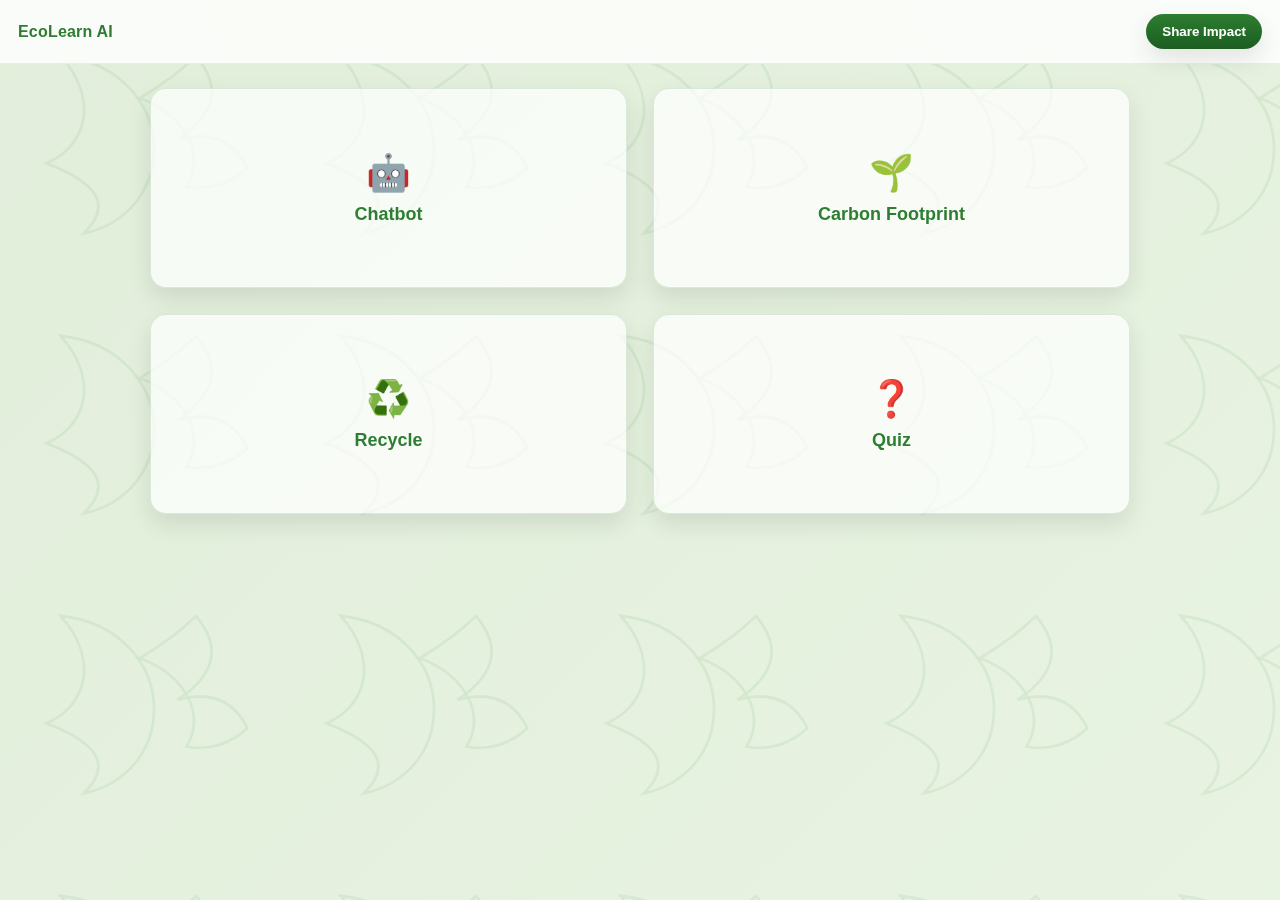
<file: index.html>
<!DOCTYPE html>
<html lang="en">
<head>
    <meta charset="UTF-8">
    <meta name="viewport" content="width=device-width, initial-scale=1.0">
    <title>EcoLearn AI - Sustainable Learning Platform</title>
    <link rel="manifest" href="/manifest.json">
    <meta name="theme-color" content="#34a853">
    <link rel="icon" href="/icons/icon-192.png">
    <!-- Internal styles for Home page -->
    <style>
        :root {
            --eco-green: #2E7D32;
            --eco-green-600: #1b5e20;
            --earth-bg: #F1F8E9;
            --shadow: 0 10px 24px rgba(0,0,0,0.10);
            --radius: 16px;
            --transition: 200ms ease;
        }

        * { box-sizing: border-box; }
        html, body { height: 100%; }
        body {
            margin: 0;
            font-family: Poppins, Arial, sans-serif;
            color: #1f2a24;
            background: linear-gradient(135deg, rgba(46,125,50,0.08), rgba(165,214,167,0.12)) , var(--earth-bg);
            position: relative;
            overflow-x: hidden;
        }
        /* Subtle leaf background pattern */
        body::before {
            content: "";
            position: fixed;
            inset: 0;
            pointer-events: none;
            background-image: url("data:image/svg+xml,%3Csvg xmlns='http://www.w3.org/2000/svg' width='120' height='120' viewBox='0 0 120 120'%3E%3Cg fill='none' stroke='%2390c290' stroke-opacity='0.25' stroke-width='1.2'%3E%3Cpath d='M20 70c18-8 22-28 6-46 22 2 40 18 40 40 0 18-12 32-30 36 10-10 10-20-16-30z'/%3E%3Cpath d='M84 24c10 12 10 24-8 36 14-4 24 0 30 12-6 6-16 10-26 8 8-14 0-30-20-38 10-6 18-12 24-18z'/%3E%3C/g%3E%3C/svg%3E");
            background-size: 280px 280px;
            opacity: 0.7;
        }

        .header {
            background: #ffffffcc;
            backdrop-filter: blur(8px);
            display: flex;
            align-items: center;
            justify-content: space-between;
            padding: 14px 18px;
            border-bottom: 1px solid #e6f0ea;
            position: sticky; top: 0; z-index: 10;
        }
        .logo { display: flex; align-items: center; gap: 10px; }
        .logo-img { width: 32px; height: 32px; object-fit: contain; }
        .logo-text { font-weight: 800; color: var(--eco-green); letter-spacing: .2px; }
        .share-btn {
            border: 0; border-radius: 999px; padding: 10px 16px; font-weight: 700; color: #fff; cursor: pointer;
            background: linear-gradient(180deg, var(--eco-green), var(--eco-green-600));
            box-shadow: var(--shadow);
            transition: transform var(--transition), box-shadow var(--transition);
        }
        .share-btn:hover { transform: translateY(-2px); box-shadow: 0 16px 32px rgba(46,125,50,0.18); }

        .main { padding: 24px; display: flex; justify-content: center; }
        .feature-grid {
            display: grid;
            grid-template-columns: repeat(2, minmax(220px, 1fr));
            gap: 26px;
            width: 100%;
            max-width: 980px; /* wider so cards are bigger while centered */
            margin: 0 auto;
        }

        .feature-btn {
            display: flex; flex-direction: column; align-items: center; justify-content: center; gap: 10px;
            text-decoration: none; color: #184a1d; background: #ffffffb8;
            border: 1px solid rgba(46,125,50,0.15);
            border-radius: var(--radius);
            padding: 28px 22px; min-height: 200px; /* larger buttons */
            box-shadow: var(--shadow);
            transform: translateZ(0) scale(1);
            transition: transform var(--transition), box-shadow var(--transition), border-color var(--transition), background var(--transition);
        }
        .feature-btn .feature-icon { font-size: 36px; }
        .feature-btn .feature-text { font-weight: 800; color: var(--eco-green); font-size: 18px; }
        .feature-btn:hover { transform: scale(1.04); box-shadow: 0 20px 34px rgba(0,0,0,0.16); border-color: rgba(46,125,50,0.35); background: #fff; }
        .feature-btn:active { transform: scale(0.99); }

        /* Responsive tweaks */
        @media (max-width: 768px) {
            .main { padding: 16px; }
            .feature-btn { min-height: 104px; padding: 18px 14px; }
        }
        @media (max-width: 600px) {
            .feature-grid { grid-template-columns: 1fr; max-width: 420px; }
        }
        @media (max-width: 480px) {
            .logo-text { font-size: 1.1rem; }
            .share-btn { padding: 8px 12px; font-size: 0.9rem; }
        }
    </style>
    <link rel="manifest" href="manifest.json">
    <meta name="theme-color" content="#2ecc71">
</head>
<body>
    <header class="header">
        <div class="logo">
            <span class="logo-text">EcoLearn AI</span>
        </div>
        <button class="share-btn" onclick="location.href='share.html?auto=1'">Share Impact</button>
    </header>

    <main class="main">
        <div class="feature-grid">
            <a href="chat.html" class="feature-btn" id="chatbot">
                <span class="feature-icon">🤖</span>
                <span class="feature-text">Chatbot</span>
            </a>
            <a href="carbon.html" class="feature-btn" id="carbon-footprint">
                <span class="feature-icon">🌱</span>
                <span class="feature-text">Carbon Footprint</span>
            </a>
            <a href="recycle.html" class="feature-btn" id="recycle">
                <span class="feature-icon">♻️</span>
                <span class="feature-text">Recycle</span>
            </a>
            <a href="quiz.html" class="feature-btn" id="quiz">
                <span class="feature-icon">❓</span>
                <span class="feature-text">Quiz</span>
            </a>
        </div>
    </main>

    <script>
        if ("serviceWorker" in navigator) {
          navigator.serviceWorker.register("/sw.js")
            .then(() => console.log("✅ Service Worker registered"))
            .catch(err => console.log("⚠️ SW error:", err));
        }
    </script>
    <script src="app.js"></script>
</body>
</html>
</file>
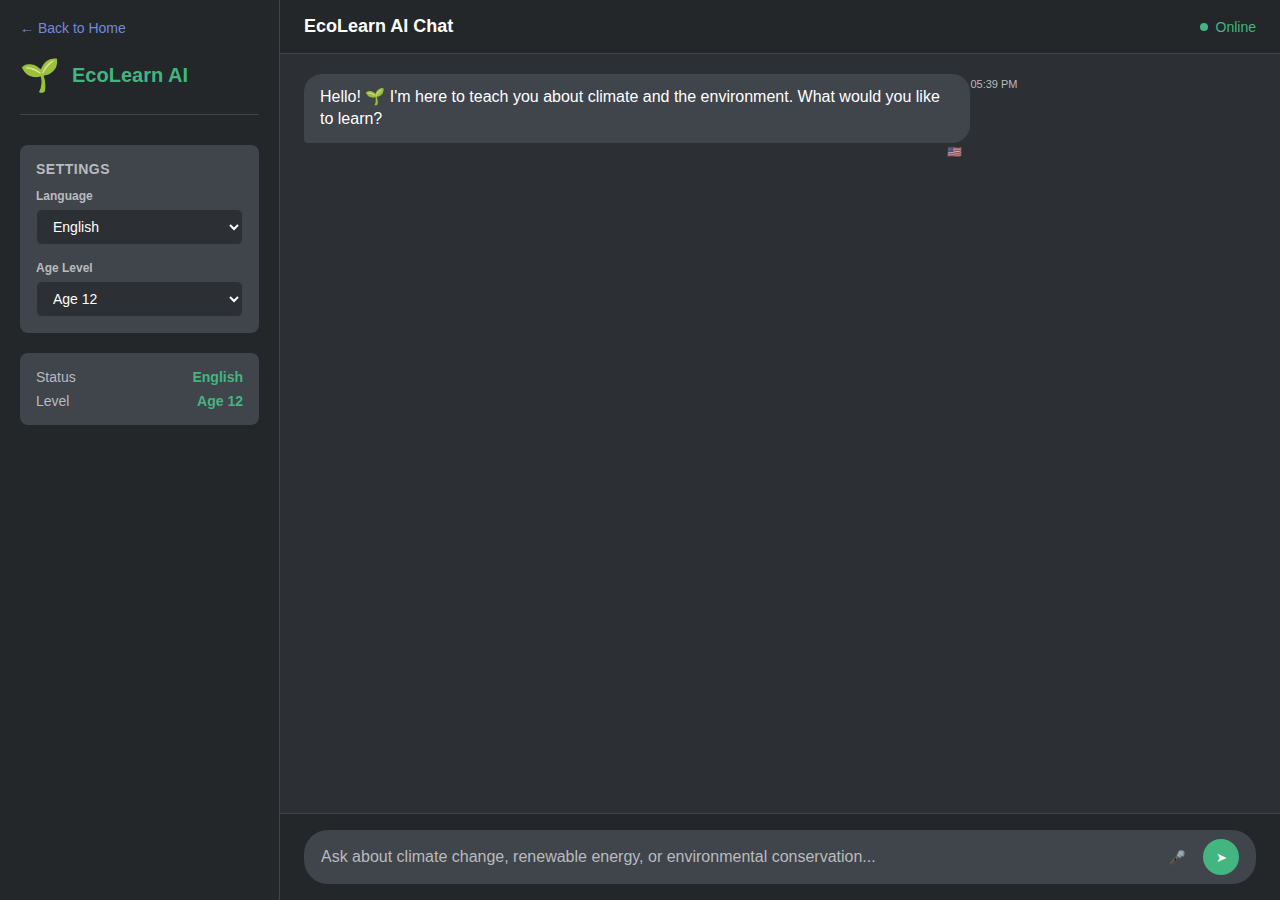
<file: chat.html>
<!doctype html>
<html lang="en">
<head>
  <meta charset="utf-8" />
  <meta name="viewport" content="width=device-width, initial-scale=1" />
  <title>EcoLearn AI — Chatbot</title>
  <style>
    * {
      margin: 0;
      padding: 0;
      box-sizing: border-box;
    }

     body {
       font-family: 'Segoe UI', Tahoma, Geneva, Verdana, sans-serif;
       background: #2C2F33;
       color: #ffffff;
       height: 100vh;
       overflow: hidden;
       -webkit-overflow-scrolling: touch;
     }

    .chat-container {
      display: flex;
      height: 100vh;
    }

    /* Left Sidebar */
    .sidebar {
      width: 280px;
      background: #23272A;
      border-right: 1px solid #40444B;
      display: flex;
      flex-direction: column;
      padding: 20px;
    }

    .logo {
      display: flex;
      align-items: center;
      gap: 12px;
      margin-bottom: 30px;
      padding-bottom: 20px;
      border-bottom: 1px solid #40444B;
    }

    .logo-icon {
      font-size: 32px;
    }

    .logo-text {
      font-size: 20px;
      font-weight: 700;
      color: #43B581;
    }

    .back-link {
      color: #7289DA;
      text-decoration: none;
      font-size: 14px;
      margin-bottom: 20px;
      display: inline-block;
      transition: color 0.2s;
    }

    .back-link:hover {
      color: #ffffff;
    }

    .settings {
      background: #40444B;
      border-radius: 8px;
      padding: 16px;
      margin-bottom: 20px;
    }

    .settings h3 {
      font-size: 14px;
      color: #B9BBBE;
      margin-bottom: 12px;
      text-transform: uppercase;
      letter-spacing: 0.5px;
    }

    .setting-group {
      margin-bottom: 16px;
    }

    .setting-group:last-child {
      margin-bottom: 0;
    }

    .setting-label {
      display: block;
      font-size: 12px;
      color: #B9BBBE;
      margin-bottom: 6px;
      font-weight: 600;
    }

    .setting-select {
      width: 100%;
      background: #2C2F33;
      border: 1px solid #40444B;
      border-radius: 6px;
      padding: 8px 12px;
      color: #ffffff;
      font-size: 14px;
      outline: none;
      transition: border-color 0.2s;
    }

    .setting-select:focus {
      border-color: #43B581;
    }

    .status {
      background: #40444B;
      border-radius: 8px;
      padding: 16px;
    }

    .status-item {
      display: flex;
      justify-content: space-between;
      align-items: center;
      margin-bottom: 8px;
      font-size: 14px;
    }

    .status-item:last-child {
      margin-bottom: 0;
    }

    .status-label {
      color: #B9BBBE;
    }

    .status-value {
      color: #43B581;
      font-weight: 600;
    }

    /* Main Chat Area */
    .main-chat {
      flex: 1;
      display: flex;
      flex-direction: column;
      background: #2C2F33;
    }

    .chat-header {
      background: #23272A;
      border-bottom: 1px solid #40444B;
      padding: 16px 24px;
      display: flex;
      align-items: center;
      justify-content: space-between;
    }

    .chat-title {
      font-size: 18px;
      font-weight: 600;
      color: #ffffff;
    }

    .online-indicator {
      display: flex;
      align-items: center;
      gap: 8px;
      color: #43B581;
      font-size: 14px;
    }

    .online-dot {
      width: 8px;
      height: 8px;
      background: #43B581;
      border-radius: 50%;
      animation: pulse 2s infinite;
    }

    @keyframes pulse {
      0%, 100% { opacity: 1; }
      50% { opacity: 0.5; }
    }

    .chat-messages {
      flex: 1;
      overflow-y: auto;
      padding: 20px 24px;
      scroll-behavior: smooth;
    }

    .message {
      display: flex;
      margin-bottom: 16px;
      animation: messageSlide 0.3s ease-out;
    }

    @keyframes messageSlide {
      from {
        opacity: 0;
        transform: translateY(10px);
      }
      to {
        opacity: 1;
        transform: translateY(0);
      }
    }

    .message.user {
      justify-content: flex-end;
    }

    .message.bot {
      justify-content: flex-start;
    }

    .message-content {
      max-width: 70%;
      padding: 12px 16px;
      border-radius: 18px;
      position: relative;
      word-wrap: break-word;
      line-height: 1.4;
    }

    .message.user .message-content {
      background: #43B581;
      color: #ffffff;
      border-bottom-right-radius: 4px;
    }

    .message.bot .message-content {
      background: #40444B;
      color: #ffffff;
      border-bottom-left-radius: 4px;
    }

    .message-time {
      font-size: 11px;
      color: #B9BBBE;
      margin-top: 4px;
      text-align: right;
    }

    .message.bot .message-time {
      text-align: left;
    }

    .typing-indicator {
      display: none;
      align-items: center;
      gap: 8px;
      color: #B9BBBE;
      font-style: italic;
      margin-bottom: 16px;
    }

    .typing-dots {
      display: flex;
      gap: 4px;
    }

    .typing-dot {
      width: 6px;
      height: 6px;
      background: #B9BBBE;
      border-radius: 50%;
      animation: typingDot 1.4s infinite ease-in-out;
    }

    .typing-dot:nth-child(1) { animation-delay: 0s; }
    .typing-dot:nth-child(2) { animation-delay: 0.2s; }
    .typing-dot:nth-child(3) { animation-delay: 0.4s; }

    @keyframes typingDot {
      0%, 60%, 100% { transform: translateY(0); }
      30% { transform: translateY(-10px); }
    }

    .replay-button {
      position: absolute;
      top: 4px;
      right: 4px;
      background: rgba(255, 255, 255, 0.2);
      border: none;
      border-radius: 4px;
      color: #ffffff;
      cursor: pointer;
      padding: 4px;
      font-size: 12px;
      opacity: 0;
      transition: opacity 0.2s;
    }

    .message-content:hover .replay-button {
      opacity: 1;
    }

    .replay-button:hover {
      background: rgba(255, 255, 255, 0.3);
    }

    /* Input Area */
    .chat-input-area {
      background: #23272A;
      border-top: 1px solid #40444B;
      padding: 16px 24px;
    }

    .chat-input-container {
      display: flex;
      align-items: center;
      gap: 12px;
      background: #40444B;
      border-radius: 24px;
      padding: 8px 16px;
      border: 1px solid transparent;
      transition: border-color 0.2s;
    }

    .chat-input-container:focus-within {
      border-color: #43B581;
    }

    .chat-input {
      flex: 1;
      background: transparent;
      border: none;
      outline: none;
      color: #ffffff;
      font-size: 16px;
      padding: 8px 0;
    }

    .chat-input::placeholder {
      color: #B9BBBE;
    }

    .input-buttons {
      display: flex;
      gap: 8px;
    }

    .input-btn {
      background: transparent;
      border: none;
      color: #B9BBBE;
      cursor: pointer;
      padding: 8px;
      border-radius: 50%;
      transition: all 0.2s;
      display: flex;
      align-items: center;
      justify-content: center;
      width: 36px;
      height: 36px;
    }

    .input-btn:hover {
      background: #2C2F33;
      color: #ffffff;
    }

    .input-btn.recording {
      background: #f04747;
      color: #ffffff;
      animation: recordingPulse 1s infinite;
    }

    @keyframes recordingPulse {
      0%, 100% { transform: scale(1); }
      50% { transform: scale(1.1); }
    }

    .send-btn {
      background: #43B581;
      color: #ffffff;
    }

    .send-btn:hover {
      background: #3a9b6f;
    }

    .send-btn:disabled {
      background: #40444B;
      color: #B9BBBE;
      cursor: not-allowed;
    }

    /* Mobile Responsive */
    @media (max-width: 768px) {
      .sidebar {
        width: 100%;
        height: auto;
        border-right: none;
        border-bottom: 1px solid #40444B;
        padding: 16px;
        position: relative;
      }

      .chat-container {
        flex-direction: column;
      }

       .main-chat {
         height: calc(100vh - 100px);
         min-height: 350px;
         max-height: calc(100vh - 100px);
       }

      .message-content {
        max-width: 85%;
      }

       .chat-input-area {
         padding: 12px 16px 16px 16px;
         position: sticky;
         bottom: 8px;
         background: #23272A;
         border-top: 1px solid #40444B;
         z-index: 100;
         margin: 0 8px;
         border-radius: 12px 12px 0 0;
       }

      .chat-input-container {
        padding: 6px 12px;
      }

       .chat-input {
         font-size: 14px;
         padding: 12px 0;
       }

       /* Ensure input area is always accessible on mobile */
       .chat-input-container {
         min-height: 48px;
         padding: 8px 12px;
       }

       .input-btn {
         width: 40px;
         height: 40px;
         min-width: 40px;
         min-height: 40px;
       }

       /* Move status to right corner in mobile - WhatsApp style sticky */
       .status {
         position: fixed;
         top: 16px;
         right: 16px;
         width: auto;
         min-width: 120px;
         padding: 8px 12px;
         z-index: 1000;
         background: #40444B;
         border-radius: 8px;
         box-shadow: 0 2px 8px rgba(0, 0, 0, 0.3);
         transition: all 0.3s ease;
         backdrop-filter: blur(10px);
       }

       .status:hover {
         transform: translateY(-2px);
         box-shadow: 0 4px 12px rgba(0, 0, 0, 0.4);
       }

       /* Add a subtle pulse animation to make it more noticeable */
       .status {
         animation: statusPulse 3s infinite;
       }

       @keyframes statusPulse {
         0%, 100% { 
           box-shadow: 0 2px 8px rgba(0, 0, 0, 0.3);
         }
         50% { 
           box-shadow: 0 2px 8px rgba(67, 181, 129, 0.2);
         }
       }

       /* Status indicator dot like WhatsApp */
       .status-indicator-dot {
         position: absolute;
         top: -4px;
         right: -4px;
         width: 12px;
         height: 12px;
         background: #43B581;
         border: 2px solid #2C2F33;
         border-radius: 50%;
         animation: dotPulse 2s infinite;
       }

       @keyframes dotPulse {
         0%, 100% { 
           transform: scale(1);
           opacity: 1;
         }
         50% { 
           transform: scale(1.2);
           opacity: 0.8;
         }
       }

      .status-item {
        font-size: 12px;
        margin-bottom: 4px;
      }

      .status-item:last-child {
        margin-bottom: 0;
      }

      /* Adjust logo and settings for mobile */
      .logo {
        margin-bottom: 12px;
        padding-right: 140px; /* Make space for status */
      }

      .logo-icon {
        font-size: 24px;
      }

      .logo-text {
        font-size: 16px;
      }

      .settings {
        padding: 10px;
        margin-bottom: 10px;
      }

      .settings h3 {
        font-size: 12px;
        margin-bottom: 8px;
      }

      .setting-group {
        margin-bottom: 10px;
      }

      .setting-label {
        font-size: 11px;
        margin-bottom: 5px;
      }

      .setting-select {
        padding: 7px 10px;
        font-size: 13px;
      }
    }

    @media (max-width: 480px) {
      .sidebar {
        padding: 12px;
      }

       .logo {
         margin-bottom: 10px;
         padding-bottom: 12px;
         padding-right: 120px; /* Adjust for smaller status box */
       }

       .logo-icon {
         font-size: 20px;
       }

       .logo-text {
         font-size: 14px;
       }

       .settings {
         padding: 8px;
         margin-bottom: 8px;
       }

       .settings h3 {
         font-size: 11px;
         margin-bottom: 6px;
       }

       .setting-group {
         margin-bottom: 8px;
       }

       .setting-label {
         font-size: 10px;
         margin-bottom: 4px;
       }

       .setting-select {
         padding: 6px 8px;
         font-size: 12px;
       }

       .status {
         top: 12px;
         right: 12px;
         padding: 6px 10px;
         min-width: 100px;
         position: fixed;
         z-index: 1000;
         background: #40444B;
         border-radius: 8px;
         box-shadow: 0 2px 8px rgba(0, 0, 0, 0.3);
       }

      .status-item {
        font-size: 11px;
      }

       .main-chat {
         height: calc(100vh - 80px);
         min-height: 300px;
         max-height: calc(100vh - 80px);
       }

      .chat-messages {
        padding: 16px;
      }

       .message-content {
         max-width: 90%;
         padding: 10px 14px;
       }

       .chat-input-area {
         padding: 8px 12px 12px 12px;
         position: sticky;
         bottom: 6px;
         background: #23272A;
         border-top: 1px solid #40444B;
         z-index: 100;
         margin: 0 6px;
         border-radius: 10px 10px 0 0;
       }

       .chat-input-container {
         min-height: 44px;
         padding: 6px 10px;
       }

       .input-btn {
         width: 36px;
         height: 36px;
         min-width: 36px;
         min-height: 36px;
       }
     }
  </style>
</head>
<body>
  <div class="chat-container">
    <!-- Left Sidebar -->
    <div class="sidebar">
      <a href="./index.html" class="back-link">← Back to Home</a>
      
      <div class="logo">
        <span class="logo-icon">🌱</span>
        <span class="logo-text">EcoLearn AI</span>
           </div>

      <div class="settings">
        <h3>Settings</h3>

        <div class="setting-group">
          <label class="setting-label" for="languageSelect">Language</label>
          <select id="languageSelect" class="setting-select" aria-label="Language">
        <option value="en">English</option>
        <option value="ur">Urdu</option>
        <option value="es">Spanish</option>
        <option value="ar">Arabic</option>
      </select>
        </div>

        <div class="setting-group">
          <label class="setting-label" for="ageSelect">Age Level</label>
          <select id="ageSelect" class="setting-select" aria-label="Age level">
        <option value="10">Age 10</option>
        <option value="12" selected>Age 12</option>
        <option value="adult">Adult</option>
      </select>
        </div>
      </div>

       <div class="status">
         <div class="status-indicator-dot"></div>
         <div class="status-item">
           <span class="status-label">Status</span>
           <span class="status-value" id="currentLang">English</span>
         </div>
         <div class="status-item">
           <span class="status-label">Level</span>
           <span class="status-value" id="currentAge">Age 12</span>
         </div>
       </div>
    </div>

    <!-- Main Chat Area -->
    <div class="main-chat">
      <div class="chat-header">
        <h2 class="chat-title">EcoLearn AI Chat</h2>
        <div class="online-indicator">
          <div class="online-dot"></div>
          <span>Online</span>
        </div>
      </div>

      <div class="chat-messages" id="chatPanel">
        <!-- Messages will be added here by JavaScript -->
      </div>

      <div class="typing-indicator" id="typingIndicator">
        <span>EcoLearn AI is typing</span>
        <div class="typing-dots">
          <div class="typing-dot"></div>
          <div class="typing-dot"></div>
          <div class="typing-dot"></div>
        </div>
      </div>

      <div class="chat-input-area">
        <form id="chatForm" class="chat-input-container">
          <input id="userInput" type="text" class="chat-input" placeholder="Ask about climate change, renewable energy, or environmental conservation..." required />
          <div class="input-buttons">
            <button type="button" id="micBtn" class="input-btn" aria-label="Record voice" title="Voice Input">🎤</button>
            <button type="submit" class="input-btn send-btn" aria-label="Send message" title="Send">➤</button>
          </div>
    </form>
      </div>
    </div>
  </div>

  <script src="./chat.js"></script>
  <script>
    document.addEventListener('DOMContentLoaded', function() {
      document.body.classList.add('page-enter');
    });
  </script>
</body>
</html>
</file>
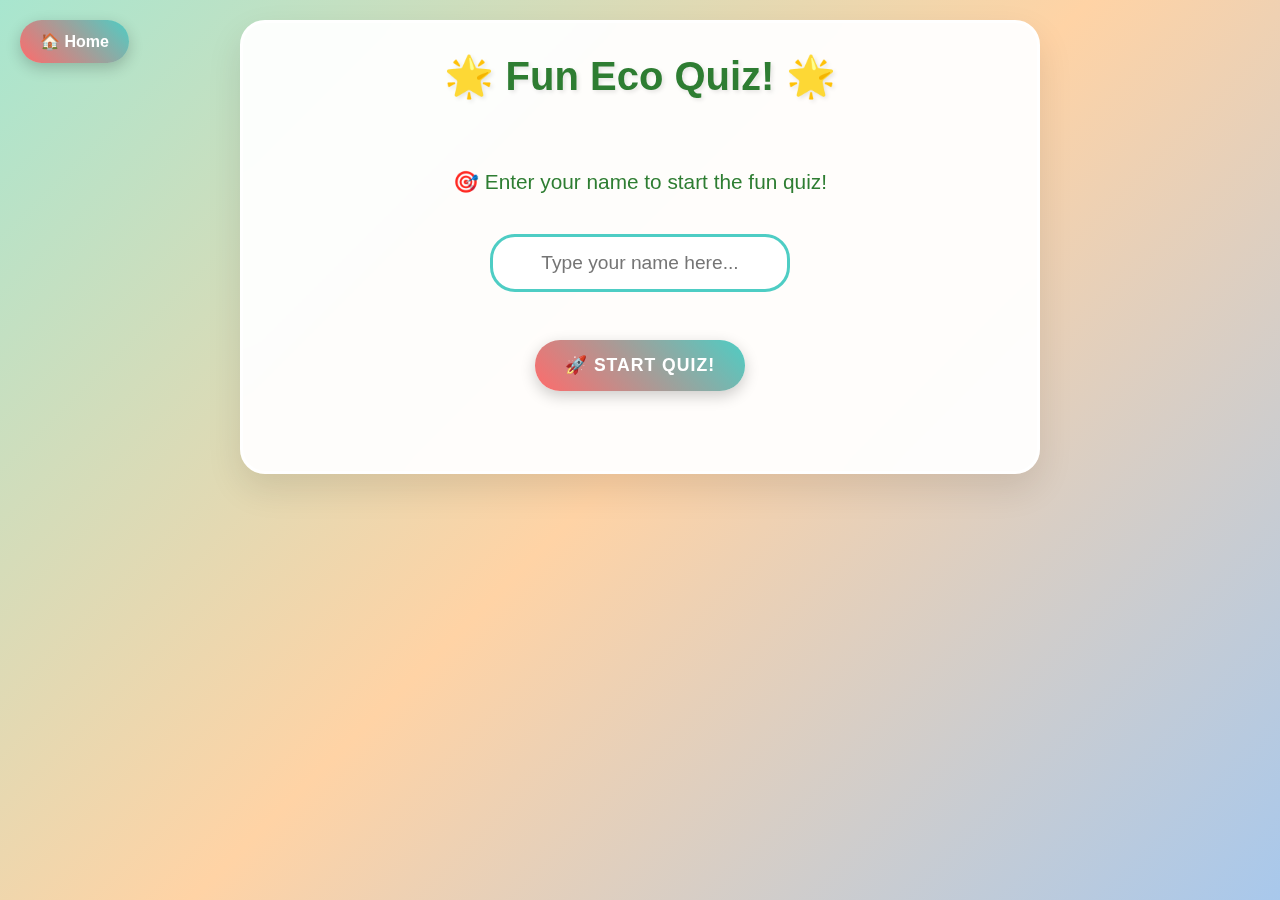
<file: quiz.html>
<!DOCTYPE html>
<html lang="en">
<head>
    <meta charset="UTF-8">
    <meta name="viewport" content="width=device-width, initial-scale=1.0">
    <title>EcoLearn AI - Fun Quiz! 🌟</title>
    <style>
        * {
            margin: 0;
            padding: 0;
            box-sizing: border-box;
        }

        body {
            font-family: 'Comic Sans MS', 'Trebuchet MS', Arial, sans-serif;
            background: linear-gradient(135deg, #a8e6cf 0%, #ffd3a5 50%, #a8c8ec 100%);
            min-height: 100vh;
            padding: 20px;
            animation: backgroundShift 10s ease-in-out infinite;
        }

        @keyframes backgroundShift {
            0%, 100% { background: linear-gradient(135deg, #a8e6cf 0%, #ffd3a5 50%, #a8c8ec 100%); }
            50% { background: linear-gradient(135deg, #ffd3a5 0%, #a8c8ec 50%, #a8e6cf 100%); }
        }

        .container {
            max-width: 800px;
            width: 100%;
            margin: 0 auto;
            background: rgba(255, 255, 255, 0.95);
            padding: 30px;
            border-radius: 25px;
            box-shadow: 0 15px 35px rgba(0, 0, 0, 0.1);
            backdrop-filter: blur(10px);
            border: 3px solid #fff;
        }

        .header {
            text-align: center;
            margin-bottom: 30px;
        }

        .header h1 {
            color: #2e7d32;
            font-size: 2.5rem;
            margin-bottom: 10px;
            text-shadow: 2px 2px 4px rgba(0, 0, 0, 0.1);
            animation: bounce 2s infinite;
        }

        @keyframes bounce {
            0%, 20%, 50%, 80%, 100% { transform: translateY(0); }
            40% { transform: translateY(-10px); }
            60% { transform: translateY(-5px); }
        }

        .username-display {
            background: linear-gradient(45deg, #ff6b6b, #4ecdc4);
            color: white;
            padding: 10px 20px;
            border-radius: 20px;
            display: inline-block;
            font-size: 1.2rem;
            font-weight: bold;
            margin-bottom: 20px;
            box-shadow: 0 5px 15px rgba(0, 0, 0, 0.2);
        }

        #quiz-section, #result-section {
            display: none;
        }

        /* Quiz Card Styling */
        .quiz-card {
            display: none;
            margin: 25px 0;
            padding: 30px;
            border: none;
            border-radius: 20px;
            background: linear-gradient(145deg, #ffffff, #f0f8f5);
            box-shadow: 0 10px 25px rgba(0, 0, 0, 0.1);
            animation: slideIn 0.5s ease-out;
        }

        .quiz-card.active {
            display: block;
        }

        @keyframes slideIn {
            from { opacity: 0; transform: translateY(20px); }
            to { opacity: 1; transform: translateY(0); }
        }

        .question {
            font-size: 1.4rem;
            color: #2e7d32;
            margin-bottom: 25px;
            font-weight: bold;
            text-align: center;
            line-height: 1.4;
        }

        .options {
            display: grid;
            gap: 15px;
            margin-top: 20px;
        }

        .options label {
            display: block;
            padding: 20px;
            border: 3px solid transparent;
            border-radius: 15px;
            cursor: pointer;
            transition: all 0.3s ease;
            background: linear-gradient(145deg, #f8f9fa, #e9ecef);
            font-size: 1.1rem;
            font-weight: 600;
            text-align: center;
            position: relative;
            overflow: hidden;
        }

        .options label::before {
            content: '';
            position: absolute;
            top: 0;
            left: -100%;
            width: 100%;
            height: 100%;
            background: linear-gradient(90deg, transparent, rgba(255, 255, 255, 0.4), transparent);
            transition: left 0.5s;
        }

        .options label:hover::before {
            left: 100%;
        }

        .options label:hover {
            transform: scale(1.05);
            border-color: #4ecdc4;
            background: linear-gradient(145deg, #4ecdc4, #44a08d);
            color: white;
            box-shadow: 0 8px 20px rgba(78, 205, 196, 0.3);
        }

        .options input[type="radio"] {
            display: none;
        }

        .options input[type="radio"]:checked + span {
            color: white;
            transform: scale(1.02);
        }

        .options label.selected {
            background: linear-gradient(145deg, #4caf50, #2e7d32) !important;
            color: white !important;
            border-color: #2e7d32 !important;
            transform: scale(1.02);
        }

        /* Button Styling */
        button {
            background: linear-gradient(45deg, #ff6b6b, #4ecdc4);
            color: white;
            border: none;
            padding: 15px 30px;
            margin: 10px;
            border-radius: 25px;
            cursor: pointer;
            font-size: 1.1rem;
            font-weight: bold;
            transition: all 0.3s ease;
            box-shadow: 0 5px 15px rgba(0, 0, 0, 0.2);
            text-transform: uppercase;
            letter-spacing: 1px;
        }

        button:hover {
            transform: translateY(-3px);
            box-shadow: 0 8px 25px rgba(0, 0, 0, 0.3);
        }

        button:active {
            transform: translateY(-1px);
        }

        #nav-buttons {
            display: flex;
            justify-content: center;
            gap: 20px;
            margin: 30px 0;
        }

        #nav-buttons button {
            background: linear-gradient(45deg, #4ecdc4, #44a08d);
            min-width: 120px;
        }

        #submit-container button {
            background: linear-gradient(45deg, #ff6b6b, #ee5a52);
            font-size: 1.3rem;
            padding: 20px 40px;
        }

        /* Start Section */
        #start-section {
            text-align: center;
            padding: 40px 20px;
        }

        #start-section p {
            font-size: 1.3rem;
            color: #2e7d32;
            margin-bottom: 20px;
        }

        #username {
            padding: 15px 20px;
            border: 3px solid #4ecdc4;
            border-radius: 25px;
            font-size: 1.2rem;
            text-align: center;
            margin: 20px 0;
            width: 100%;
            max-width: 300px;
            transition: all 0.3s ease;
        }

        #username:focus {
            outline: none;
            border-color: #ff6b6b;
            box-shadow: 0 0 20px rgba(255, 107, 107, 0.3);
        }

        /* Result Section */
        #result-section {
            text-align: center;
            padding: 40px 20px;
        }

        #score {
            font-size: 2rem;
            color: #2e7d32;
            margin-bottom: 20px;
            font-weight: bold;
        }

        #badge {
            font-size: 1.5rem;
            margin: 20px 0;
            padding: 15px 30px;
            border-radius: 25px;
            display: inline-block;
            background: linear-gradient(45deg, #ffd700, #ffed4e);
            color: #2e7d32;
            font-weight: bold;
            box-shadow: 0 5px 15px rgba(255, 215, 0, 0.3);
            animation: pulse 2s infinite;
        }

        @keyframes pulse {
            0%, 100% { transform: scale(1); }
            50% { transform: scale(1.05); }
        }

        #leaderboard {
            margin-top: 30px;
            background: linear-gradient(145deg, #f8f9fa, #e9ecef);
            padding: 25px;
            border-radius: 20px;
            box-shadow: 0 5px 15px rgba(0, 0, 0, 0.1);
        }

        #leaderboard h2 {
            color: #2e7d32;
            margin-bottom: 20px;
            font-size: 1.5rem;
        }

        #leaderboard-list {
            list-style: none;
            padding: 0;
        }

        #leaderboard-list li {
            background: white;
            margin: 10px 0;
            padding: 15px 20px;
            border-radius: 15px;
            box-shadow: 0 3px 10px rgba(0, 0, 0, 0.1);
            font-size: 1.1rem;
            font-weight: 600;
            color: #2e7d32;
        }

        /* Home button */
        #homeBtn {
            position: fixed;
            top: 20px;
            left: 20px;
            background: linear-gradient(45deg, #ff6b6b, #4ecdc4);
            color: white;
            border: none;
            padding: 12px 20px;
            border-radius: 25px;
            font-weight: bold;
            cursor: pointer;
            text-decoration: none;
            transition: all 0.3s ease;
            z-index: 1000;
            box-shadow: 0 5px 15px rgba(0, 0, 0, 0.2);
        }

        #homeBtn:hover {
            transform: translateY(-2px);
            box-shadow: 0 8px 25px rgba(0, 0, 0, 0.3);
        }

        /* Responsive Design */
        @media (max-width: 768px) {
            body { padding: 10px; }
            .container { padding: 20px; }
            .header h1 { font-size: 2rem; }
            .question { font-size: 1.2rem; }
            .options label { padding: 15px; font-size: 1rem; }
            #nav-buttons { flex-direction: column; align-items: center; }
            #nav-buttons button { width: 100%; max-width: 200px; }
        }

        @media (max-width: 480px) {
            .header h1 { font-size: 1.8rem; }
            .question { font-size: 1.1rem; }
            .options label { padding: 12px; font-size: 0.95rem; }
            button { padding: 12px 20px; font-size: 1rem; }
        }
    </style>
</head>
<body>
    <a href="index.html" id="homeBtn">🏠 Home</a>
    <div class="container">
        <div class="header">
            <h1>🌟 Fun Eco Quiz! 🌟</h1>
            <div id="username-display" style="display: none;"></div>
        </div>

        <div id="start-section">
            <p>🎯 Enter your name to start the fun quiz!</p>
            <input type="text" id="username" placeholder="Type your name here...">
            <br><br>
            <button onclick="startQuiz()">🚀 Start Quiz!</button>
        </div>

        <div id="quiz-section">
            <div id="quiz-card-container">
                <!-- Questions will be inserted here -->
            </div>
            <div id="nav-buttons">
                <button id="prev-btn" onclick="showPrevQuestion()" style="display: none;">⬅️ Previous</button>
                <button id="next-btn" onclick="showNextQuestion()">Next ➡️</button>
            </div>
            <div id="submit-container" style="display: none;">
                <button onclick="submitQuiz()">🎯 Submit Quiz!</button>
            </div>
        </div>

        <div id="result-section">
            <h2 id="score"></h2>
            <p id="badge"></p>
            <button onclick="loadLeaderboard()">🏆 View Leaderboard</button>
            <div id="leaderboard-section" style="display: none;">
                <div id="leaderboard">
                    <h2>🏆 Top Players! 🏆</h2>
                    <ol id="leaderboard-list"></ol>
                </div>
            </div>
        </div>
    </div>

    <script src="quiz.js"></script>
    <script>
        document.addEventListener('DOMContentLoaded', function(){
            document.body.classList.add('page-enter');
        });
    </script>
</body>
</html>
</file>
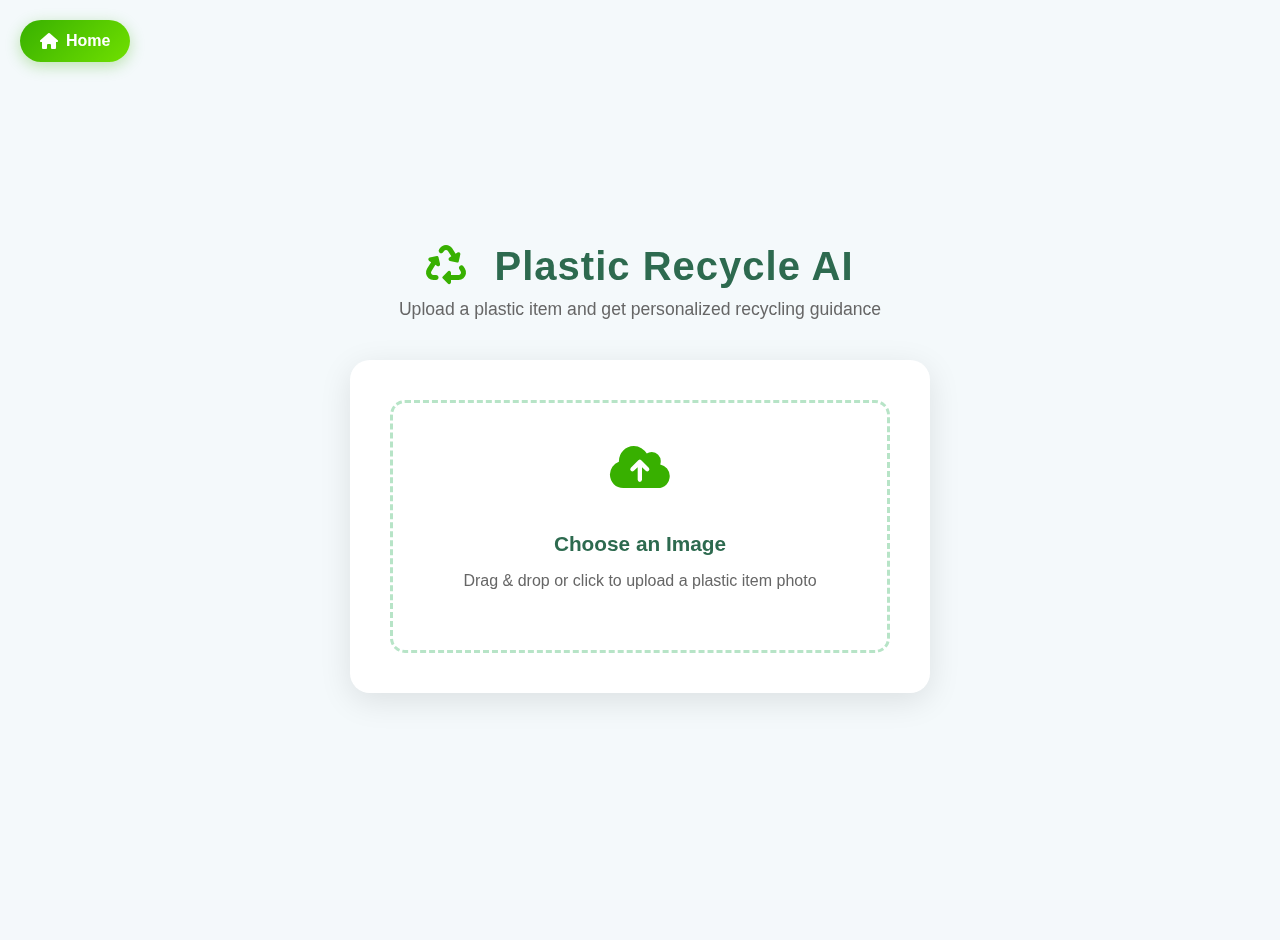
<file: recycle.html>
<!DOCTYPE html>
<html lang="en">
<head>
<meta charset="UTF-8" />
<meta name="viewport" content="width=device-width, initial-scale=1.0" />
<title>Plastic Recycle AI</title>
<link href="https://cdnjs.cloudflare.com/ajax/libs/font-awesome/6.0.0/css/all.min.css" rel="stylesheet">
<style>
/* (your CSS stays exactly the same as before) */
body {
  background: #f4f8fb url('https://images.unsplash.com/photo-1506744038136-46273834b3fb?auto=format&fit=crop&w=1200&q=80') no-repeat center center fixed;
  background-size: cover;
  font-family: 'Segoe UI', Arial, sans-serif;
  margin: 0; padding: 0; min-height: 100vh; position: relative;
}
body::before {
  content: "";
  position: fixed; top: 0; left: 0; width: 100vw; height: 100vh;
  background: rgba(244, 248, 251, 0.88); z-index: 0; pointer-events: none;
}
.container {
  position: relative; z-index: 1; max-width: 800px; margin: 0 auto; padding: 20px;
  min-height: 100vh; display: flex; flex-direction: column; align-items: center; justify-content: center;
}
.header { text-align: center; margin-bottom: 40px; }
.header h1 { color: #2d6a4f; font-size: 2.5rem; font-weight: 700; margin-bottom: 10px; letter-spacing: 1px; }
.header h1 i { margin-right: 15px; color: #38b000; }
.header p { color: #666; font-size: 1.1rem; margin: 0; }

/* Home button in top-left corner */
.home-btn {
  position: fixed;
  top: 20px;
  left: 20px;
  background: linear-gradient(135deg, #38b000 0%, #70e000 100%);
  color: white;
  border: none;
  border-radius: 50px;
  padding: 12px 20px;
  font-size: 1rem;
  font-weight: 600;
  cursor: pointer;
  box-shadow: 0 4px 15px rgba(56, 176, 0, 0.3);
  display: inline-flex;
  align-items: center;
  gap: 8px;
  z-index: 10;
  transition: all 0.3s ease;
}
.home-btn:hover { transform: translateY(-2px); box-shadow: 0 6px 20px rgba(56, 176, 0, 0.4); }

.upload-card { background: white; border-radius: 20px; box-shadow: 0 8px 32px rgba(0, 0, 0, 0.1); padding: 40px; margin-bottom: 30px; width: 100%; max-width: 500px; text-align: center; }
.upload-area { border: 3px dashed #b7e4c7; border-radius: 15px; padding: 40px 20px; cursor: pointer; transition: all 0.3s ease; position: relative; }
.upload-area:hover { border-color: #38b000; background: #f8fffe; }
.upload-area.dragover { border-color: #38b000; background: #f0fff4; transform: scale(1.02); }
.upload-area i { font-size: 3rem; color: #38b000; margin-bottom: 20px; }
.upload-area h3 { color: #2d6a4f; margin-bottom: 10px; font-size: 1.3rem; }
.upload-area p { color: #666; margin-bottom: 20px; }
.upload-area input[type="file"] { position: absolute; opacity: 0; width: 100%; height: 100%; cursor: pointer; }

.preview-container { text-align: center; }
.preview-container img { max-width: 100%; max-height: 300px; border-radius: 15px; box-shadow: 0 4px 20px rgba(0, 0, 0, 0.1); margin-bottom: 20px; }
.analyze-btn { background: linear-gradient(135deg, #38b000 0%, #70e000 100%); color: white; border: none; border-radius: 50px; padding: 15px 30px; font-size: 1.1rem; font-weight: 600; cursor: pointer; box-shadow: 0 4px 15px rgba(56, 176, 0, 0.3); transition: all 0.3s ease; display: inline-flex; align-items: center; gap: 10px; margin: 5px; }
.analyze-btn:hover { transform: translateY(-2px); box-shadow: 0 6px 20px rgba(56, 176, 0, 0.4); }

.results-container { width: 100%; max-width: 500px; text-align: center; }
.result-card { background: white; border-radius: 15px; box-shadow: 0 4px 20px rgba(0, 0, 0, 0.1); margin-bottom: 20px; overflow: hidden; animation: slideIn 0.5s ease; }
@keyframes slideIn { from { opacity: 0; transform: translateY(20px); } to { opacity: 1; transform: translateY(0); } }
.result-header { background: linear-gradient(135deg, #2d6a4f 0%, #38b000 100%); color: white; padding: 20px; display: flex; align-items: center; gap: 15px; justify-content: center; }
.result-header i { font-size: 1.5rem; }
.result-header h3 { margin: 0; font-size: 1.2rem; font-weight: 600; }
.result-content { padding: 25px; color: #333; line-height: 1.6; font-size: 1rem; }

.loading { display: flex; flex-direction: column; align-items: center; justify-content: center; padding: 40px; background: white; border-radius: 15px; box-shadow: 0 4px 20px rgba(0, 0, 0, 0.1); margin: 20px 0; }
.spinner { width: 40px; height: 40px; border: 4px solid #f3f3f3; border-top: 4px solid #38b000; border-radius: 50%; animation: spin 1s linear infinite; margin-bottom: 15px; }
@keyframes spin { 0% { transform: rotate(0deg); } 100% { transform: rotate(360deg); } }
.loading p { color: #666; font-size: 1.1rem; margin: 0; }

@media (max-width: 768px) { .container { padding: 15px; } .header h1 { font-size: 2rem; } .upload-card { padding: 30px 20px; } .upload-area { padding: 30px 15px; } .upload-area i { font-size: 2.5rem; } .result-content { padding: 20px; } }
@media (max-width: 480px) { .header h1 { font-size: 1.8rem; } .upload-card { padding: 20px 15px; } .upload-area { padding: 25px 10px; } .analyze-btn { padding: 12px 25px; font-size: 1rem; } }
</style>
</head>
<body>

<!-- Home Button -->
<button class="home-btn" onclick="window.location.href='index.html';"><i class="fas fa-home"></i> Home</button>

<div class="container">
  <div class="header">
    <h1><i class="fas fa-recycle"></i> Plastic Recycle AI</h1>
    <p>Upload a plastic item and get personalized recycling guidance</p>
  </div>

  <div class="upload-card">
    <div class="upload-area" id="uploadArea">
      <i class="fas fa-cloud-upload-alt"></i>
      <h3>Choose an Image</h3>
      <p>Drag & drop or click to upload a plastic item photo</p>
      <input type="file" id="imageInput" accept="image/*" />
    </div>

    <div class="preview-container" id="previewContainer" style="display: none;">
      <img id="previewImage" alt="Preview" />
      <div>
        <button class="analyze-btn" id="analyzeBtn"><i class="fas fa-search"></i> Analyze Item</button>
      </div>
    </div>
  </div>

  <div class="results-container">
    <div class="result-card" id="grokResponse" style="display: none;">
      <div class="result-header"><i class="fas fa-lightbulb"></i><h3>AI Recycling Guide</h3></div>
      <div class="result-content" id="aiSuggestion"></div>
    </div>
  </div>

  <div class="loading" id="loading" style="display: none;">
    <div class="spinner"></div>
    <p>Analyzing your item...</p>
  </div>
</div>

<script src="recycle.js"></script>
</body>
</html>
</file>
